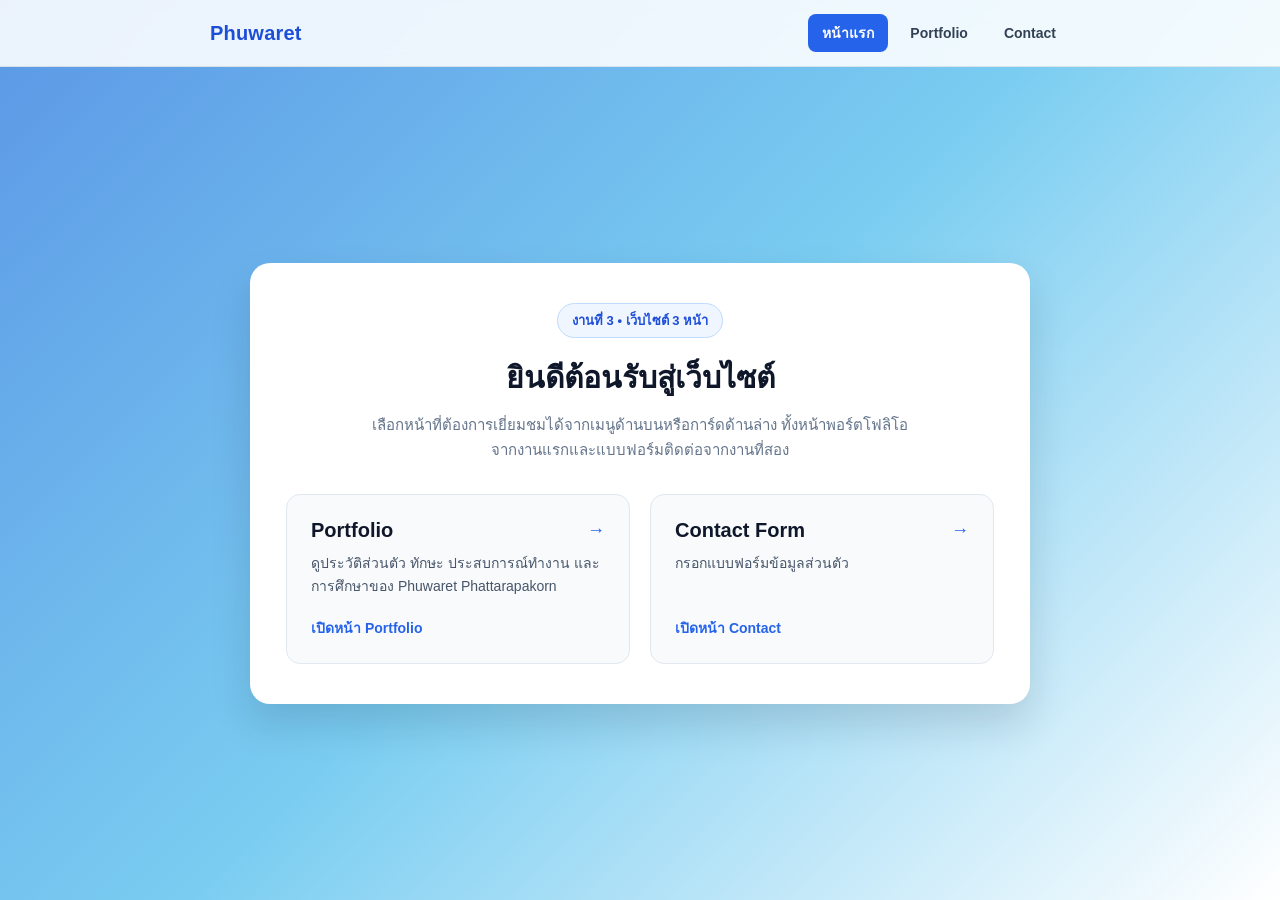
<file: index.html>
<!DOCTYPE html>
<html lang="th">
<head>
    <meta charset="UTF-8">
    <meta name="viewport" content="width=device-width, initial-scale=1.0">
    <title>หน้าแรก | Phuwaret Website</title>
    <link rel="stylesheet" href="css/home.css">
</head>
<body>
    <header class="navbar">
        <div class="nav-inner">
            <a href="index.html" class="brand">Phuwaret</a>
            <nav class="nav-links" aria-label="เมนูหลัก">
                <a href="index.html" class="nav-link active">หน้าแรก</a>
                <a href="portfolio/index.html" class="nav-link">Portfolio</a>
                <a href="contact/index.html" class="nav-link">Contact</a>
            </nav>
        </div>
    </header>

    <main class="home-wrapper">
        <section class="hero-card">
            <span class="badge">งานที่ 3 • เว็บไซต์ 3 หน้า</span>
            <h1>ยินดีต้อนรับสู่เว็บไซต์</h1>
            <p class="subtitle">
                เลือกหน้าที่ต้องการเยี่ยมชมได้จากเมนูด้านบนหรือการ์ดด้านล่าง
                ทั้งหน้าพอร์ตโฟลิโอจากงานแรกและแบบฟอร์มติดต่อจากงานที่สอง
            </p>

            <div class="card-grid">
                <a href="portfolio/index.html" class="page-card">
                    <div class="card-top">
                        <h2>Portfolio</h2>
                        <span class="arrow" aria-hidden="true">→</span>
                    </div>
                    <p>ดูประวัติส่วนตัว ทักษะ ประสบการณ์ทำงาน และการศึกษาของ Phuwaret Phattarapakorn</p>
                    <span class="card-cta">เปิดหน้า Portfolio</span>
                </a>

                <a href="contact/index.html" class="page-card">
                    <div class="card-top">
                        <h2>Contact Form</h2>
                        <span class="arrow" aria-hidden="true">→</span>
                    </div>
                    <p>กรอกแบบฟอร์มข้อมูลส่วนตัว</p>
                    <span class="card-cta">เปิดหน้า Contact</span>
                </a>
            </div>
        </section>
    </main>
</body>
</html>
</file>
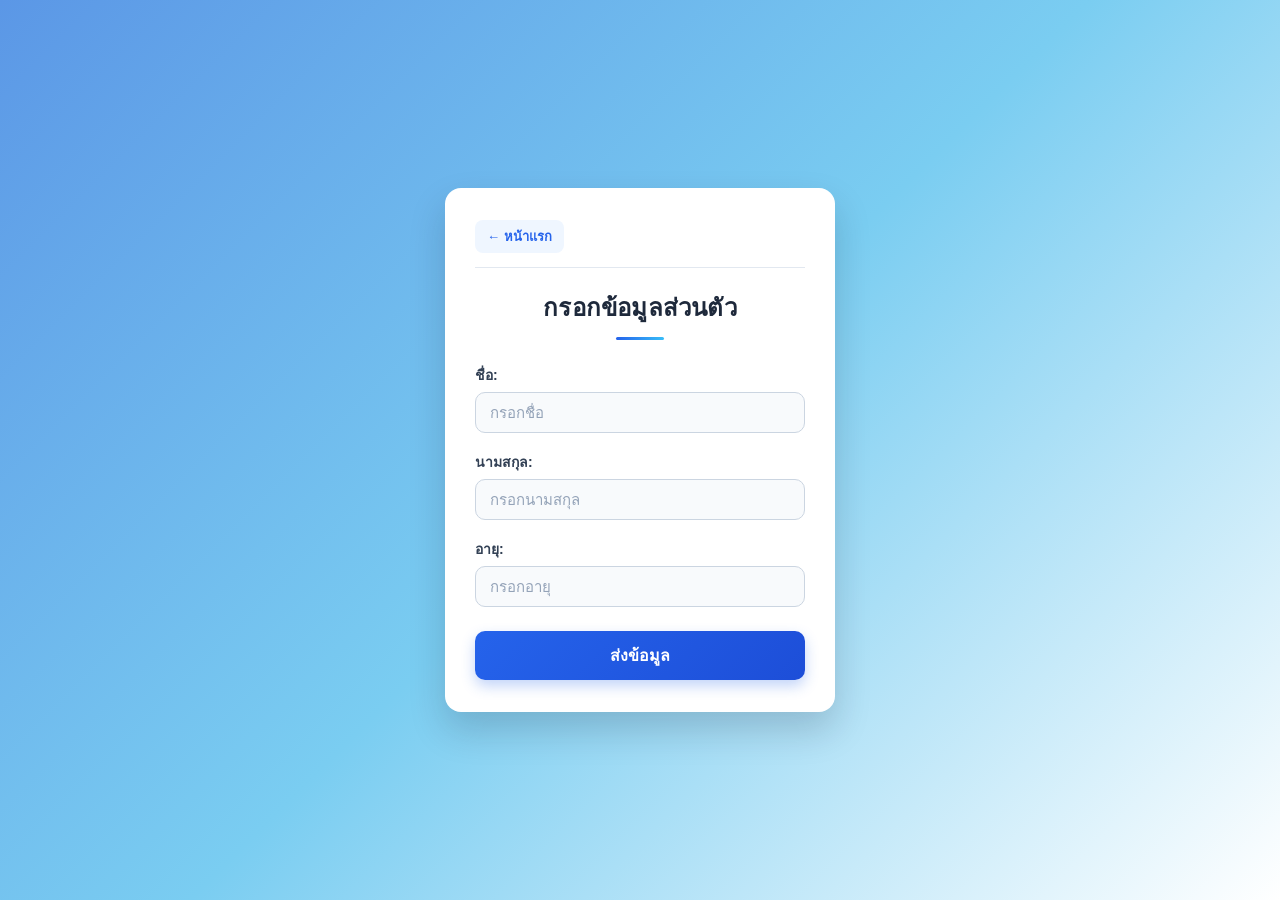
<file: contact/index.html>
<!DOCTYPE html>
<html lang="th">
<head>
    <meta charset="UTF-8">
    <meta name="viewport" content="width=device-width, initial-scale=1.0">
    <title>ติดต่อ | กรอกข้อมูลส่วนตัว</title>
    <link rel="stylesheet" href="../css/style.css">
    <script src="../js/script.js" defer></script>
</head>
<body>
    <div class="container">
        <nav class="page-nav" aria-label="เมนูนำทาง">
            <a href="../index.html" class="page-nav-link">← หน้าแรก</a>
        </nav>

        <h1>กรอกข้อมูลส่วนตัว</h1>
        <form id="userForm">
            <div class="form-group">
                <label for="name">ชื่อ:</label>
                <input type="text" id="name" name="name" placeholder="กรอกชื่อ" required>
            </div>

            <div class="form-group">
                <label for="lastname">นามสกุล:</label>
                <input type="text" id="lastname" name="lastname" placeholder="กรอกนามสกุล" required>
            </div>

            <div class="form-group">
                <label for="age">อายุ:</label>
                <input type="text" id="age" name="age" inputmode="numeric" maxlength="3" pattern="[0-9]{1,3}" placeholder="กรอกอายุ" required>
            </div>

            <button type="submit">ส่งข้อมูล</button>
        </form>
    </div>
</body>
</html>
</file>
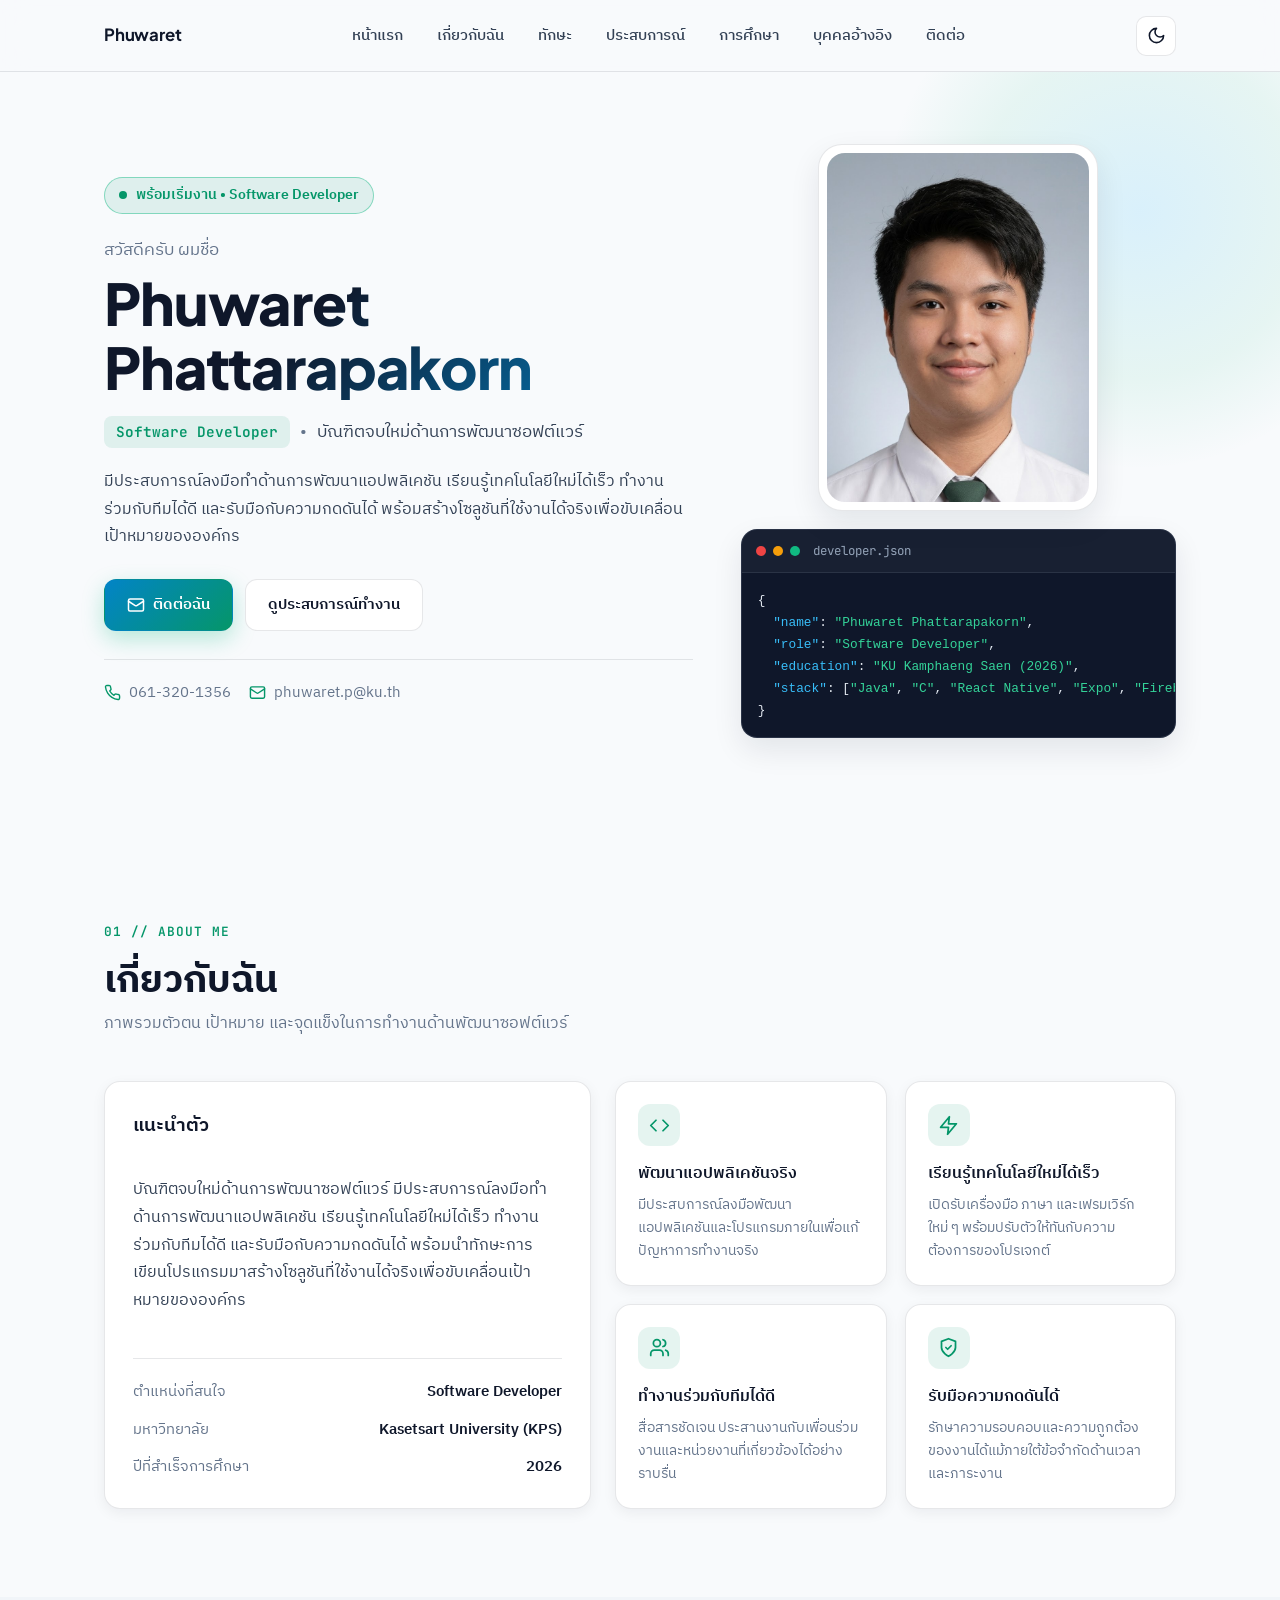
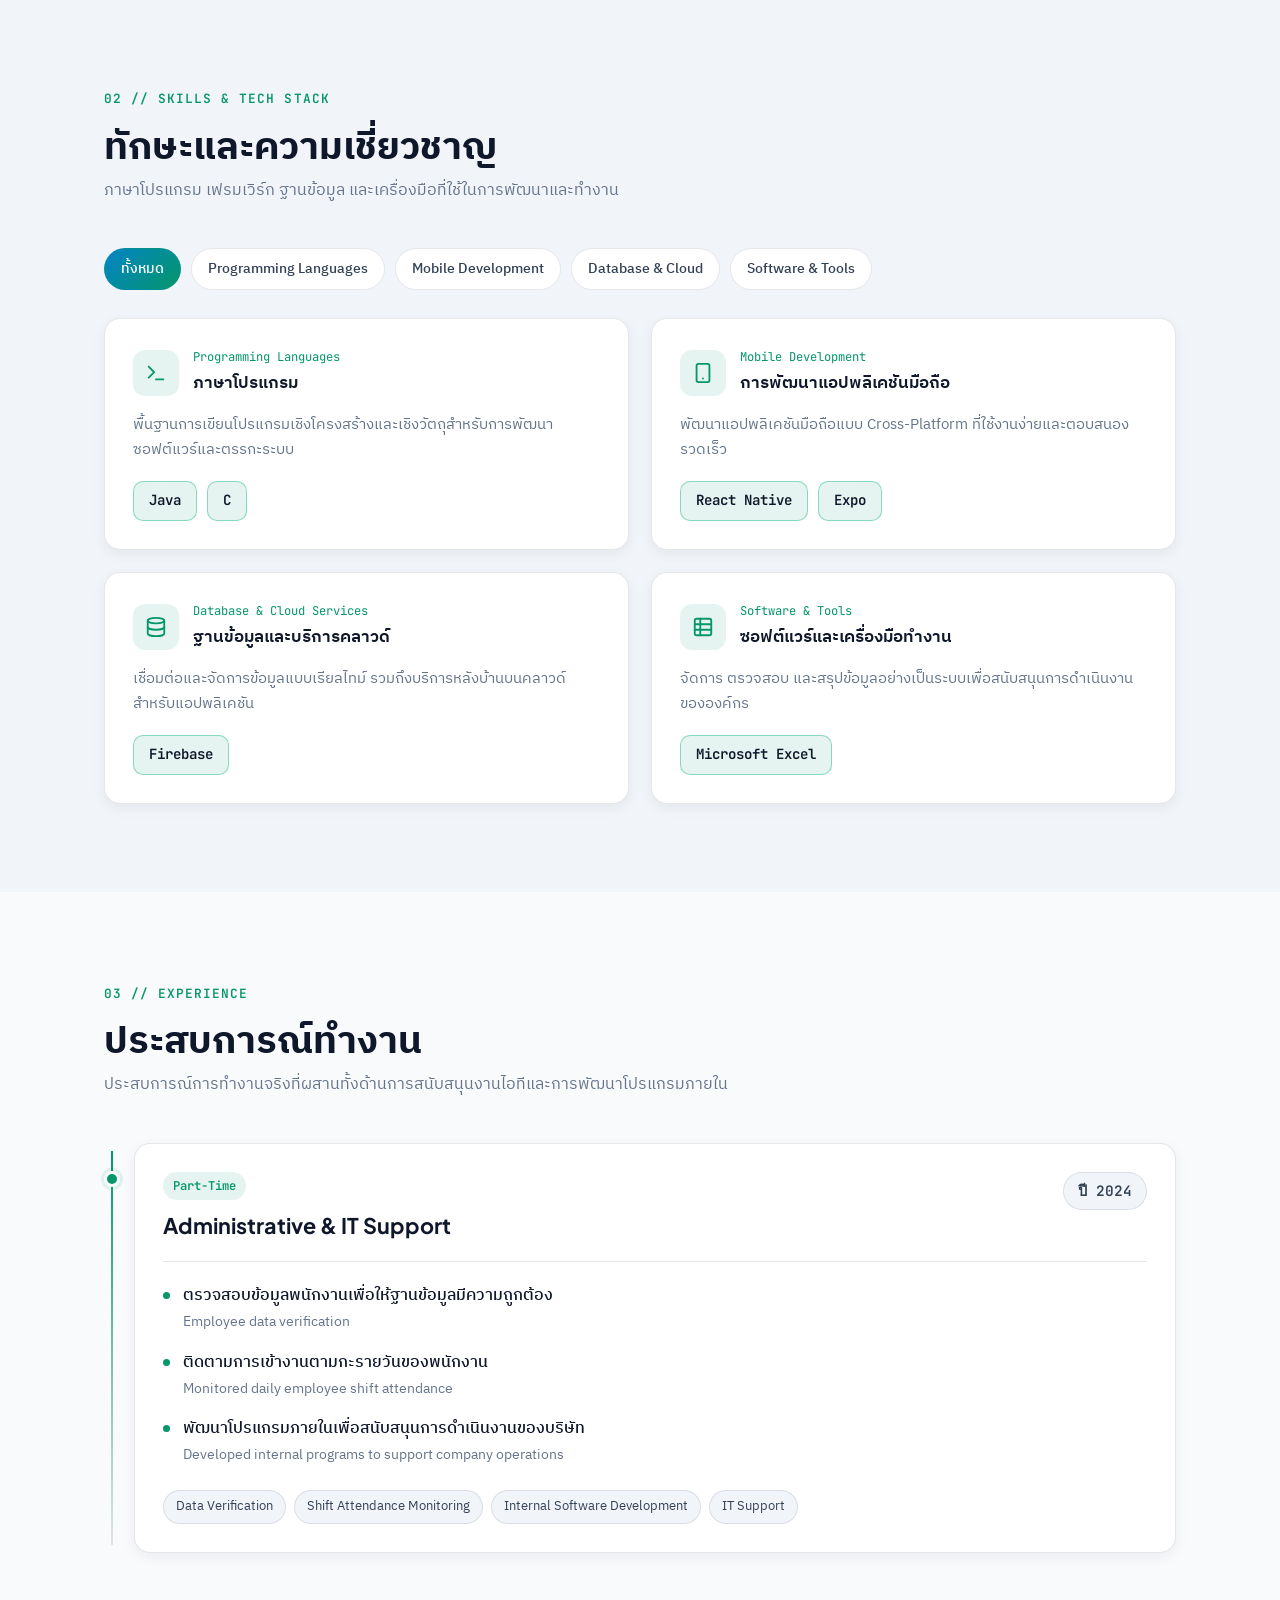
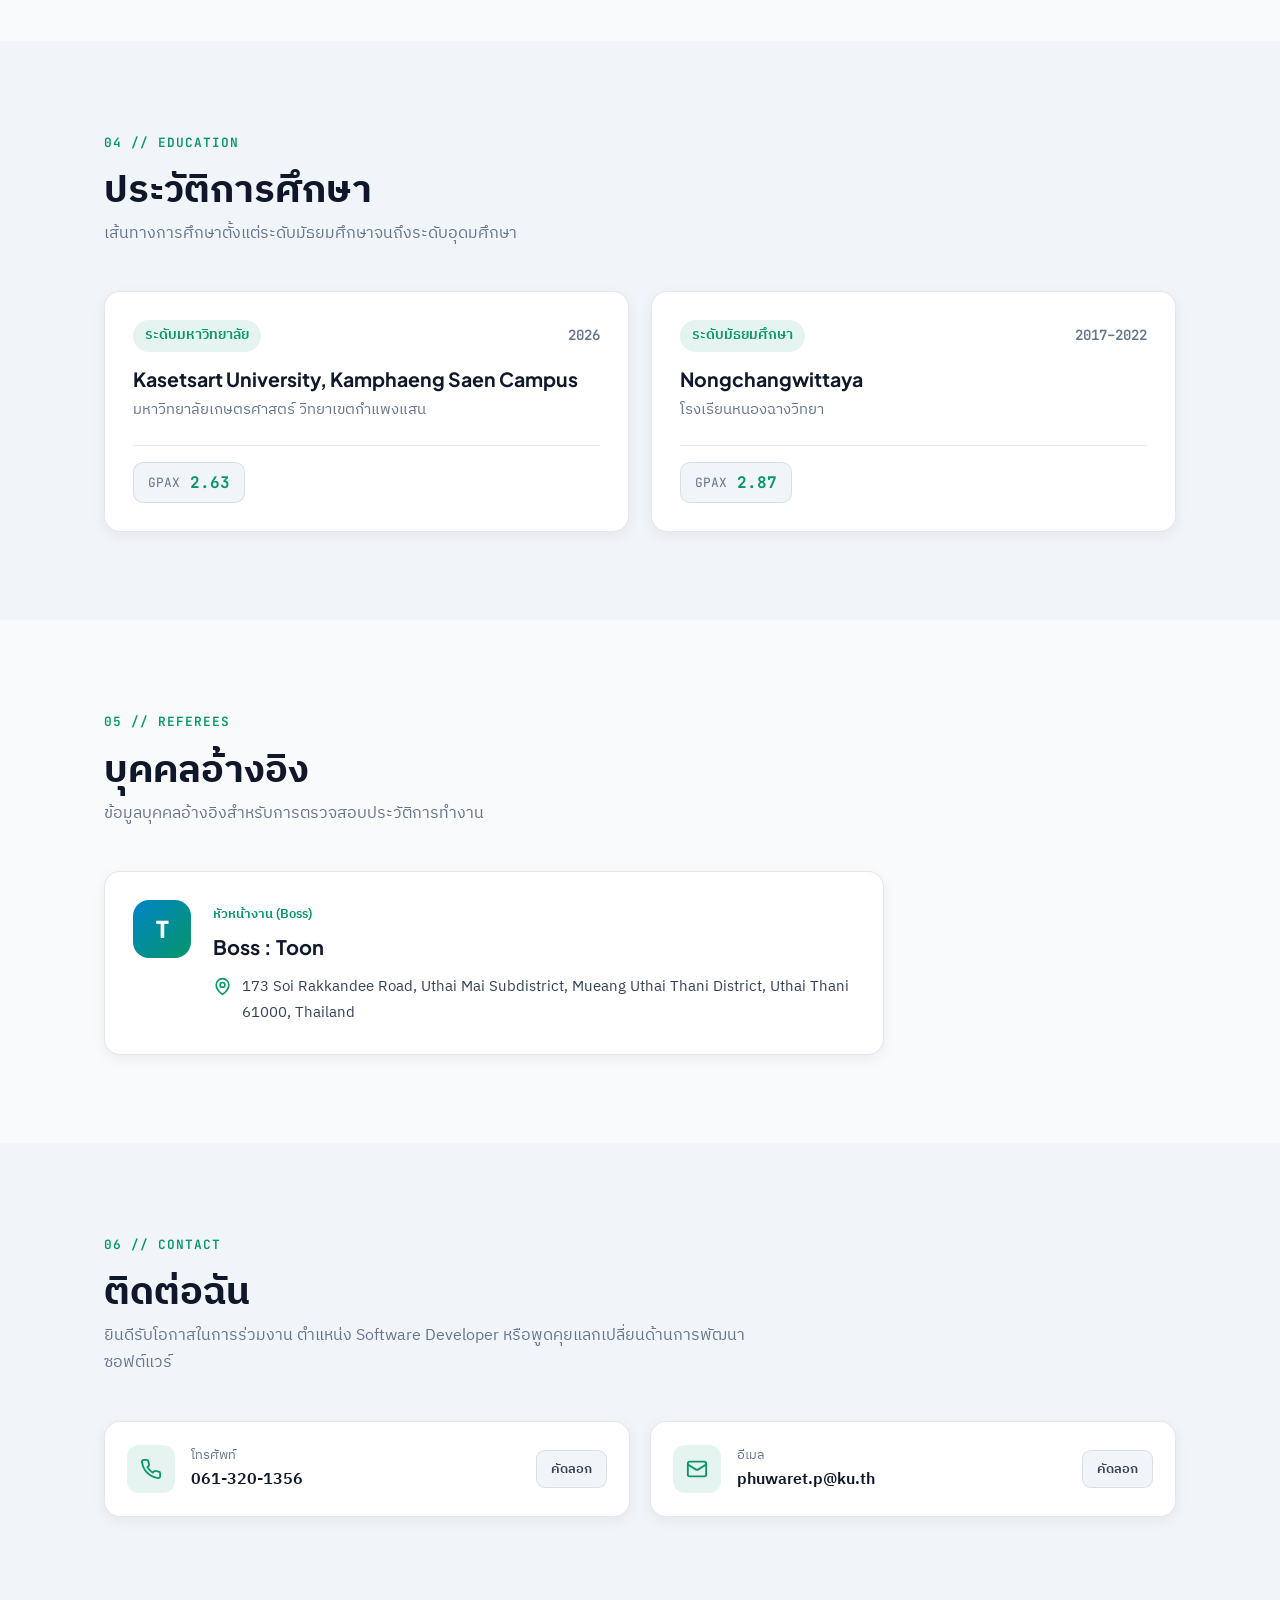
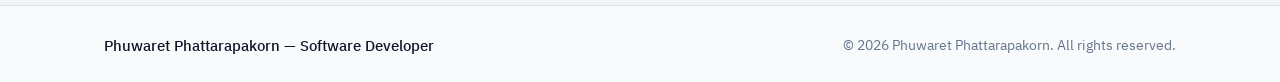
<file: portfolio/index.html>
<!DOCTYPE html>
<html lang="th" data-theme="dark">
<head>
  <meta charset="UTF-8">
  <meta name="viewport" content="width=device-width, initial-scale=1.0">
  <meta name="description" content="พอร์ตโฟลิโอของ Phuwaret Phattarapakorn — Software Developer บัณฑิตจบใหม่ด้านการพัฒนาซอฟต์แวร์ เชี่ยวชาญ Java, C, React Native, Expo และ Firebase">
  <title>Phuwaret Phattarapakorn | Software Developer Portfolio</title>

  <!-- Google Fonts: IBM Plex Sans Thai + Plus Jakarta Sans + JetBrains Mono -->
  <link rel="preconnect" href="https://fonts.googleapis.com">
  <link rel="preconnect" href="https://fonts.gstatic.com" crossorigin>
  <link href="https://fonts.googleapis.com/css2?family=IBM+Plex+Sans+Thai:wght@300;400;500;600;700&family=JetBrains+Mono:wght@400;500;600&family=Plus+Jakarta+Sans:wght@500;600;700;800&display=swap" rel="stylesheet">

  <link rel="stylesheet" href="css/style.css?v=4">
</head>
<body>
  <!-- Scroll Progress Bar -->
  <div class="scroll-progress" id="scrollProgress" aria-hidden="true"></div>

  <!-- Navigation Header -->
  <header class="header" id="header">
    <div class="container nav-container">
      <a href="#hero" class="brand" aria-label="กลับไปด้านบน">
        <span class="brand-name">Phuwaret</span>
      </a>

      <nav class="nav" id="navMenu" aria-label="เมนูหลัก">
        <ul class="nav-list">
          <li><a href="../index.html" class="nav-link">หน้าแรก</a></li>
          <li><a href="#about" class="nav-link">เกี่ยวกับฉัน</a></li>
          <li><a href="#skills" class="nav-link">ทักษะ</a></li>
          <li><a href="#experience" class="nav-link">ประสบการณ์</a></li>
          <li><a href="#education" class="nav-link">การศึกษา</a></li>
          <li><a href="#referees" class="nav-link">บุคคลอ้างอิง</a></li>
          <li><a href="#contact" class="nav-link">ติดต่อ</a></li>
        </ul>
      </nav>

      <div class="nav-actions">
        <button
          type="button"
          class="icon-btn"
          id="themeToggle"
          aria-label="สลับโหมดสีมืดและสว่าง"
          title="สลับโหมดสีมืด / สว่าง"
        >
          <!-- Sun Icon (shown in dark mode) -->
          <svg class="icon-sun" viewBox="0 0 24 24" fill="none" stroke="currentColor" stroke-width="2" stroke-linecap="round" stroke-linejoin="round" aria-hidden="true">
            <circle cx="12" cy="12" r="4"></circle>
            <path d="M12 2v2M12 20v2M4.93 4.93l1.41 1.41M17.66 17.66l1.41 1.41M2 12h2M20 12h2M6.34 17.66l-1.41 1.41M19.07 4.93l-1.41 1.41"></path>
          </svg>
          <!-- Moon Icon (shown in light mode) -->
          <svg class="icon-moon" viewBox="0 0 24 24" fill="none" stroke="currentColor" stroke-width="2" stroke-linecap="round" stroke-linejoin="round" aria-hidden="true">
            <path d="M12 3a6 6 0 0 0 9 9 9 9 0 1 1-9-9Z"></path>
          </svg>
        </button>

        <button
          type="button"
          class="icon-btn menu-toggle"
          id="menuToggle"
          aria-label="เปิดเมนูนำทาง"
          aria-expanded="false"
          aria-controls="navMenu"
        >
          <span class="hamburger-line"></span>
          <span class="hamburger-line"></span>
          <span class="hamburger-line"></span>
        </button>
      </div>
    </div>
  </header>

  <main>
    <!-- Hero Section -->
    <section class="hero section" id="hero">
      <div class="hero-bg-glow" aria-hidden="true"></div>
      <div class="container hero-grid">
        <div class="hero-content reveal">
          <div class="status-badge">
            <span class="status-dot" aria-hidden="true"></span>
            <span>พร้อมเริ่มงาน • Software Developer</span>
          </div>

          <p class="hero-greeting">สวัสดีครับ ผมชื่อ</p>
          <h1 class="hero-title">Phuwaret<br>Phattarapakorn</h1>
          <p class="hero-role">
            <span class="mono-tag">Software Developer</span>
            <span class="role-divider">•</span>
            <span>บัณฑิตจบใหม่ด้านการพัฒนาซอฟต์แวร์</span>
          </p>

          <p class="hero-summary">
            มีประสบการณ์ลงมือทำด้านการพัฒนาแอปพลิเคชัน เรียนรู้เทคโนโลยีใหม่ได้เร็ว
            ทำงานร่วมกับทีมได้ดี และรับมือกับความกดดันได้ พร้อมสร้างโซลูชันที่ใช้งานได้จริงเพื่อขับเคลื่อนเป้าหมายขององค์กร
          </p>

          <div class="hero-cta">
            <a href="#contact" class="btn btn-primary">
              <svg viewBox="0 0 24 24" fill="none" stroke="currentColor" stroke-width="2" stroke-linecap="round" stroke-linejoin="round" aria-hidden="true">
                <rect width="20" height="16" x="2" y="4" rx="2"></rect>
                <path d="m22 7-8.97 5.7a1.94 1.94 0 0 1-2.06 0L2 7"></path>
              </svg>
              <span>ติดต่อฉัน</span>
            </a>
            <a href="#experience" class="btn btn-secondary">ดูประสบการณ์ทำงาน</a>
          </div>

          <div class="hero-quick-contact">
            <a href="tel:0613201356" class="quick-link">
              <svg viewBox="0 0 24 24" fill="none" stroke="currentColor" stroke-width="2" stroke-linecap="round" stroke-linejoin="round" aria-hidden="true">
                <path d="M22 16.92v3a2 2 0 0 1-2.18 2 19.79 19.79 0 0 1-8.63-3.07 19.5 19.5 0 0 1-6-6 19.79 19.79 0 0 1-3.07-8.67A2 2 0 0 1 4.11 2h3a2 2 0 0 1 2 1.72 12.84 12.84 0 0 0 .7 2.81 2 2 0 0 1-.45 2.11L8.09 9.91a16 16 0 0 0 6 6l1.27-1.27a2 2 0 0 1 2.11-.45 12.84 12.84 0 0 0 2.81.7A2 2 0 0 1 22 16.92z"></path>
              </svg>
              <span>061-320-1356</span>
            </a>
            <a href="mailto:phuwaret.p@ku.th" class="quick-link">
              <svg viewBox="0 0 24 24" fill="none" stroke="currentColor" stroke-width="2" stroke-linecap="round" stroke-linejoin="round" aria-hidden="true">
                <rect width="20" height="16" x="2" y="4" rx="2"></rect>
                <path d="m22 7-8.97 5.7a1.94 1.94 0 0 1-2.06 0L2 7"></path>
              </svg>
              <span>phuwaret.p@ku.th</span>
            </a>
          </div>
        </div>

        <div class="hero-visual reveal">
          <div class="profile-card">
            <div class="profile-image-wrap">
              <img
                src="assets/images/693a0917-91b6-44ea-8a1a-ef0f6a691a87.jpg"
                alt="รูปโปรไฟล์ของ Phuwaret Phattarapakorn"
                class="profile-image"
                width="768"
                height="1364"
              >
            </div>

            <div class="code-card" aria-label="ข้อมูลสรุปโปรไฟล์">
              <div class="code-card-header">
                <span class="dot dot-red"></span>
                <span class="dot dot-yellow"></span>
                <span class="dot dot-green"></span>
                <span class="code-filename">developer.json</span>
              </div>
              <pre class="code-content"><code>{
  <span class="code-key">"name"</span>: <span class="code-str">"Phuwaret Phattarapakorn"</span>,
  <span class="code-key">"role"</span>: <span class="code-str">"Software Developer"</span>,
  <span class="code-key">"education"</span>: <span class="code-str">"KU Kamphaeng Saen (2026)"</span>,
  <span class="code-key">"stack"</span>: [<span class="code-str">"Java"</span>, <span class="code-str">"C"</span>, <span class="code-str">"React Native"</span>, <span class="code-str">"Expo"</span>, <span class="code-str">"Firebase"</span>]
}</code></pre>
            </div>
          </div>
        </div>
      </div>
    </section>

    <!-- About Section -->
    <section class="section" id="about">
      <div class="container">
        <div class="section-header reveal">
          <span class="section-tag">01 // ABOUT ME</span>
          <h2 class="section-title">เกี่ยวกับฉัน</h2>
          <p class="section-subtitle">ภาพรวมตัวตน เป้าหมาย และจุดแข็งในการทำงานด้านพัฒนาซอฟต์แวร์</p>
        </div>

        <div class="about-grid">
          <article class="card about-card reveal">
            <h3 class="card-heading">แนะนำตัว</h3>
            <p class="about-text">
              บัณฑิตจบใหม่ด้านการพัฒนาซอฟต์แวร์ มีประสบการณ์ลงมือทำด้านการพัฒนาแอปพลิเคชัน
              เรียนรู้เทคโนโลยีใหม่ได้เร็ว ทำงานร่วมกับทีมได้ดี และรับมือกับความกดดันได้
              พร้อมนำทักษะการเขียนโปรแกรมมาสร้างโซลูชันที่ใช้งานได้จริงเพื่อขับเคลื่อนเป้าหมายขององค์กร
            </p>
            <div class="about-meta">
              <div class="meta-item">
                <span class="meta-label">ตำแหน่งที่สนใจ</span>
                <span class="meta-value">Software Developer</span>
              </div>
              <div class="meta-item">
                <span class="meta-label">มหาวิทยาลัย</span>
                <span class="meta-value">Kasetsart University (KPS)</span>
              </div>
              <div class="meta-item">
                <span class="meta-label">ปีที่สำเร็จการศึกษา</span>
                <span class="meta-value">2026</span>
              </div>
            </div>
          </article>

          <div class="strengths-grid reveal">
            <div class="card strength-card">
              <div class="strength-icon">
                <svg viewBox="0 0 24 24" fill="none" stroke="currentColor" stroke-width="2" stroke-linecap="round" stroke-linejoin="round" aria-hidden="true">
                  <polyline points="16 18 22 12 16 6"></polyline>
                  <polyline points="8 6 2 12 8 18"></polyline>
                </svg>
              </div>
              <h3>พัฒนาแอปพลิเคชันจริง</h3>
              <p>มีประสบการณ์ลงมือพัฒนาแอปพลิเคชันและโปรแกรมภายในเพื่อแก้ปัญหาการทำงานจริง</p>
            </div>

            <div class="card strength-card">
              <div class="strength-icon">
                <svg viewBox="0 0 24 24" fill="none" stroke="currentColor" stroke-width="2" stroke-linecap="round" stroke-linejoin="round" aria-hidden="true">
                  <polygon points="13 2 3 14 12 14 11 22 21 10 12 10 13 2"></polygon>
                </svg>
              </div>
              <h3>เรียนรู้เทคโนโลยีใหม่ได้เร็ว</h3>
              <p>เปิดรับเครื่องมือ ภาษา และเฟรมเวิร์กใหม่ ๆ พร้อมปรับตัวให้ทันกับความต้องการของโปรเจกต์</p>
            </div>

            <div class="card strength-card">
              <div class="strength-icon">
                <svg viewBox="0 0 24 24" fill="none" stroke="currentColor" stroke-width="2" stroke-linecap="round" stroke-linejoin="round" aria-hidden="true">
                  <path d="M16 21v-2a4 4 0 0 0-4-4H6a4 4 0 0 0-4 4v2"></path>
                  <circle cx="9" cy="7" r="4"></circle>
                  <path d="M22 21v-2a4 4 0 0 0-3-3.87"></path>
                  <path d="M16 3.13a4 4 0 0 1 0 7.75"></path>
                </svg>
              </div>
              <h3>ทำงานร่วมกับทีมได้ดี</h3>
              <p>สื่อสารชัดเจน ประสานงานกับเพื่อนร่วมงานและหน่วยงานที่เกี่ยวข้องได้อย่างราบรื่น</p>
            </div>

            <div class="card strength-card">
              <div class="strength-icon">
                <svg viewBox="0 0 24 24" fill="none" stroke="currentColor" stroke-width="2" stroke-linecap="round" stroke-linejoin="round" aria-hidden="true">
                  <path d="M12 22s8-4 8-10V5l-8-3-8 3v7c0 6 8 10 8 10z"></path>
                  <path d="m9 12 2 2 4-4"></path>
                </svg>
              </div>
              <h3>รับมือความกดดันได้</h3>
              <p>รักษาความรอบคอบและความถูกต้องของงานได้แม้ภายใต้ข้อจำกัดด้านเวลาและภาระงาน</p>
            </div>
          </div>
        </div>
      </div>
    </section>

    <!-- Skills Section -->
    <section class="section section-alt" id="skills">
      <div class="container">
        <div class="section-header reveal">
          <span class="section-tag">02 // SKILLS &amp; TECH STACK</span>
          <h2 class="section-title">ทักษะและความเชี่ยวชาญ</h2>
          <p class="section-subtitle">ภาษาโปรแกรม เฟรมเวิร์ก ฐานข้อมูล และเครื่องมือที่ใช้ในการพัฒนาและทำงาน</p>
        </div>

        <div class="skill-filters reveal" role="tablist" aria-label="ตัวกรองหมวดหมู่ทักษะ">
          <button type="button" class="filter-btn active" data-filter="all" role="tab" aria-selected="true">ทั้งหมด</button>
          <button type="button" class="filter-btn" data-filter="languages" role="tab" aria-selected="false">Programming Languages</button>
          <button type="button" class="filter-btn" data-filter="mobile" role="tab" aria-selected="false">Mobile Development</button>
          <button type="button" class="filter-btn" data-filter="database" role="tab" aria-selected="false">Database &amp; Cloud</button>
          <button type="button" class="filter-btn" data-filter="tools" role="tab" aria-selected="false">Software &amp; Tools</button>
        </div>

        <div class="skills-grid" id="skillsGrid">
          <!-- Programming Languages -->
          <article class="card skill-category-card reveal" data-category="languages">
            <div class="skill-card-head">
              <div class="skill-icon">
                <svg viewBox="0 0 24 24" fill="none" stroke="currentColor" stroke-width="2" stroke-linecap="round" stroke-linejoin="round" aria-hidden="true">
                  <polyline points="4 17 10 11 4 5"></polyline>
                  <line x1="12" x2="20" y1="19" y2="19"></line>
                </svg>
              </div>
              <div>
                <span class="skill-category-label">Programming Languages</span>
                <h3>ภาษาโปรแกรม</h3>
              </div>
            </div>
            <p class="skill-desc">พื้นฐานการเขียนโปรแกรมเชิงโครงสร้างและเชิงวัตถุสำหรับการพัฒนาซอฟต์แวร์และตรรกะระบบ</p>
            <div class="skill-tags">
              <span class="skill-pill">Java</span>
              <span class="skill-pill">C</span>
            </div>
          </article>

          <!-- Mobile Development -->
          <article class="card skill-category-card reveal" data-category="mobile">
            <div class="skill-card-head">
              <div class="skill-icon">
                <svg viewBox="0 0 24 24" fill="none" stroke="currentColor" stroke-width="2" stroke-linecap="round" stroke-linejoin="round" aria-hidden="true">
                  <rect width="14" height="20" x="5" y="2" rx="2" ry="2"></rect>
                  <path d="M12 18h.01"></path>
                </svg>
              </div>
              <div>
                <span class="skill-category-label">Mobile Development</span>
                <h3>การพัฒนาแอปพลิเคชันมือถือ</h3>
              </div>
            </div>
            <p class="skill-desc">พัฒนาแอปพลิเคชันมือถือแบบ Cross-Platform ที่ใช้งานง่ายและตอบสนองรวดเร็ว</p>
            <div class="skill-tags">
              <span class="skill-pill">React Native</span>
              <span class="skill-pill">Expo</span>
            </div>
          </article>

          <!-- Database & Cloud Services -->
          <article class="card skill-category-card reveal" data-category="database">
            <div class="skill-card-head">
              <div class="skill-icon">
                <svg viewBox="0 0 24 24" fill="none" stroke="currentColor" stroke-width="2" stroke-linecap="round" stroke-linejoin="round" aria-hidden="true">
                  <ellipse cx="12" cy="5" rx="9" ry="3"></ellipse>
                  <path d="M3 5v14c0 1.66 4 3 9 3s9-1.34 9-3V5"></path>
                  <path d="M3 12c0 1.66 4 3 9 3s9-1.34 9-3"></path>
                </svg>
              </div>
              <div>
                <span class="skill-category-label">Database &amp; Cloud Services</span>
                <h3>ฐานข้อมูลและบริการคลาวด์</h3>
              </div>
            </div>
            <p class="skill-desc">เชื่อมต่อและจัดการข้อมูลแบบเรียลไทม์ รวมถึงบริการหลังบ้านบนคลาวด์สำหรับแอปพลิเคชัน</p>
            <div class="skill-tags">
              <span class="skill-pill">Firebase</span>
            </div>
          </article>

          <!-- Software & Tools -->
          <article class="card skill-category-card reveal" data-category="tools">
            <div class="skill-card-head">
              <div class="skill-icon">
                <svg viewBox="0 0 24 24" fill="none" stroke="currentColor" stroke-width="2" stroke-linecap="round" stroke-linejoin="round" aria-hidden="true">
                  <rect width="18" height="18" x="3" y="3" rx="2"></rect>
                  <path d="M3 9h18M3 15h18M9 3v18"></path>
                </svg>
              </div>
              <div>
                <span class="skill-category-label">Software &amp; Tools</span>
                <h3>ซอฟต์แวร์และเครื่องมือทำงาน</h3>
              </div>
            </div>
            <p class="skill-desc">จัดการ ตรวจสอบ และสรุปข้อมูลอย่างเป็นระบบเพื่อสนับสนุนการดำเนินงานขององค์กร</p>
            <div class="skill-tags">
              <span class="skill-pill">Microsoft Excel</span>
            </div>
          </article>
        </div>
      </div>
    </section>

    <!-- Experience Section -->
    <section class="section" id="experience">
      <div class="container">
        <div class="section-header reveal">
          <span class="section-tag">03 // EXPERIENCE</span>
          <h2 class="section-title">ประสบการณ์ทำงาน</h2>
          <p class="section-subtitle">ประสบการณ์การทำงานจริงที่ผสานทั้งด้านการสนับสนุนงานไอทีและการพัฒนาโปรแกรมภายใน</p>
        </div>

        <div class="timeline">
          <article class="timeline-item reveal">
            <div class="timeline-marker" aria-hidden="true"></div>
            <div class="card timeline-card">
              <div class="timeline-top">
                <div>
                  <span class="badge-type">Part-Time</span>
                  <h3 class="timeline-role">Administrative &amp; IT Support</h3>
                </div>
                <span class="timeline-date">ปี 2024</span>
              </div>

              <ul class="responsibility-list">
                <li>
                  <strong>ตรวจสอบข้อมูลพนักงานเพื่อให้ฐานข้อมูลมีความถูกต้อง</strong>
                  <span class="en-sub">Employee data verification</span>
                </li>
                <li>
                  <strong>ติดตามการเข้างานตามกะรายวันของพนักงาน</strong>
                  <span class="en-sub">Monitored daily employee shift attendance</span>
                </li>
                <li>
                  <strong>พัฒนาโปรแกรมภายในเพื่อสนับสนุนการดำเนินงานของบริษัท</strong>
                  <span class="en-sub">Developed internal programs to support company operations</span>
                </li>
              </ul>

              <div class="timeline-tags">
                <span>Data Verification</span>
                <span>Shift Attendance Monitoring</span>
                <span>Internal Software Development</span>
                <span>IT Support</span>
              </div>
            </div>
          </article>
        </div>
      </div>
    </section>

    <!-- Education Section -->
    <section class="section section-alt" id="education">
      <div class="container">
        <div class="section-header reveal">
          <span class="section-tag">04 // EDUCATION</span>
          <h2 class="section-title">ประวัติการศึกษา</h2>
          <p class="section-subtitle">เส้นทางการศึกษาตั้งแต่ระดับมัธยมศึกษาจนถึงระดับอุดมศึกษา</p>
        </div>

        <div class="education-grid">
          <article class="card edu-card reveal">
            <div class="edu-header">
              <span class="edu-level">ระดับมหาวิทยาลัย</span>
              <span class="edu-year">2026</span>
            </div>
            <h3 class="edu-school">Kasetsart University, Kamphaeng Saen Campus</h3>
            <p class="edu-note">มหาวิทยาลัยเกษตรศาสตร์ วิทยาเขตกำแพงแสน</p>
            <div class="edu-footer">
              <span class="gpax-badge">
                <span class="gpax-label">GPAX</span>
                <strong class="gpax-value">2.63</strong>
              </span>
            </div>
          </article>

          <article class="card edu-card reveal">
            <div class="edu-header">
              <span class="edu-level">ระดับมัธยมศึกษา</span>
              <span class="edu-year">2017–2022</span>
            </div>
            <h3 class="edu-school">Nongchangwittaya</h3>
            <p class="edu-note">โรงเรียนหนองฉางวิทยา</p>
            <div class="edu-footer">
              <span class="gpax-badge">
                <span class="gpax-label">GPAX</span>
                <strong class="gpax-value">2.87</strong>
              </span>
            </div>
          </article>
        </div>
      </div>
    </section>

    <!-- Referees Section -->
    <section class="section" id="referees">
      <div class="container">
        <div class="section-header reveal">
          <span class="section-tag">05 // REFEREES</span>
          <h2 class="section-title">บุคคลอ้างอิง</h2>
          <p class="section-subtitle">ข้อมูลบุคคลอ้างอิงสำหรับการตรวจสอบประวัติการทำงาน</p>
        </div>

        <div class="referee-wrap reveal">
          <article class="card referee-card">
            <div class="referee-avatar" aria-hidden="true">T</div>
            <div class="referee-body">
              <span class="referee-relation">หัวหน้างาน (Boss)</span>
              <h3 class="referee-name">Boss : Toon</h3>
              <p class="referee-address">
                <svg viewBox="0 0 24 24" fill="none" stroke="currentColor" stroke-width="2" stroke-linecap="round" stroke-linejoin="round" aria-hidden="true">
                  <path d="M20 10c0 6-8 12-8 12s-8-6-8-12a8 8 0 0 1 16 0Z"></path>
                  <circle cx="12" cy="10" r="3"></circle>
                </svg>
                <span>173 Soi Rakkandee Road, Uthai Mai Subdistrict, Mueang Uthai Thani District, Uthai Thani 61000, Thailand</span>
              </p>
            </div>
          </article>
        </div>
      </div>
    </section>

    <!-- Contact Section -->
    <section class="section section-alt" id="contact">
      <div class="container">
        <div class="section-header reveal">
          <span class="section-tag">06 // CONTACT</span>
          <h2 class="section-title">ติดต่อฉัน</h2>
          <p class="section-subtitle">ยินดีรับโอกาสในการร่วมงาน ตำแหน่ง Software Developer หรือพูดคุยแลกเปลี่ยนด้านการพัฒนาซอฟต์แวร์</p>
        </div>

        <div class="contact-info reveal">
          <div class="card contact-item-card">
            <div class="contact-icon">
              <svg viewBox="0 0 24 24" fill="none" stroke="currentColor" stroke-width="2" stroke-linecap="round" stroke-linejoin="round" aria-hidden="true">
                <path d="M22 16.92v3a2 2 0 0 1-2.18 2 19.79 19.79 0 0 1-8.63-3.07 19.5 19.5 0 0 1-6-6 19.79 19.79 0 0 1-3.07-8.67A2 2 0 0 1 4.11 2h3a2 2 0 0 1 2 1.72 12.84 12.84 0 0 0 .7 2.81 2 2 0 0 1-.45 2.11L8.09 9.91a16 16 0 0 0 6 6l1.27-1.27a2 2 0 0 1 2.11-.45 12.84 12.84 0 0 0 2.81.7A2 2 0 0 1 22 16.92z"></path>
              </svg>
            </div>
            <div class="contact-details">
              <span class="contact-label">โทรศัพท์</span>
              <a href="tel:0613201356" class="contact-value">061-320-1356</a>
            </div>
            <button type="button" class="copy-btn" data-copy="061-320-1356" data-label="เบอร์โทรศัพท์">
              คัดลอก
            </button>
          </div>

          <div class="card contact-item-card">
            <div class="contact-icon">
              <svg viewBox="0 0 24 24" fill="none" stroke="currentColor" stroke-width="2" stroke-linecap="round" stroke-linejoin="round" aria-hidden="true">
                <rect width="20" height="16" x="2" y="4" rx="2"></rect>
                <path d="m22 7-8.97 5.7a1.94 1.94 0 0 1-2.06 0L2 7"></path>
              </svg>
            </div>
            <div class="contact-details">
              <span class="contact-label">อีเมล</span>
              <a href="mailto:phuwaret.p@ku.th" class="contact-value">phuwaret.p@ku.th</a>
            </div>
            <button type="button" class="copy-btn" data-copy="phuwaret.p@ku.th" data-label="อีเมล">
              คัดลอก
            </button>
          </div>
        </div>
      </div>
    </section>
  </main>

  <!-- Footer -->
  <footer class="footer">
    <div class="container footer-inner">
      <div class="footer-brand">
        <span>Phuwaret Phattarapakorn — Software Developer</span>
      </div>
      <p class="footer-copy">&copy; <span id="currentYear">2026</span> Phuwaret Phattarapakorn. All rights reserved.</p>
    </div>
  </footer>

  <!-- Back to Top Button -->
  <button type="button" class="back-to-top" id="backToTop" aria-label="กลับขึ้นด้านบน" title="กลับขึ้นด้านบน">
    <svg viewBox="0 0 24 24" fill="none" stroke="currentColor" stroke-width="2.2" stroke-linecap="round" stroke-linejoin="round" aria-hidden="true">
      <path d="m18 15-6-6-6 6"></path>
    </svg>
  </button>

  <!-- Toast Notification -->
  <div class="toast" id="toast" role="status" aria-live="polite"></div>

  <script src="js/script.js?v=3"></script>
</body>
</html>
</file>
<file: css/home.css>
* {
    box-sizing: border-box;
    margin: 0;
    padding: 0;
}

body {
    font-family: "Segoe UI", Tahoma, Geneva, Verdana, sans-serif;
    background: linear-gradient(135deg, #5b97e6 0%, #7acdf1 50%, #ffffff 100%);
    min-height: 100vh;
    color: #1e293b;
    display: flex;
    flex-direction: column;
}

.navbar {
    background: rgba(255, 255, 255, 0.88);
    backdrop-filter: blur(10px);
    border-bottom: 1px solid rgba(148, 163, 184, 0.25);
    position: sticky;
    top: 0;
    z-index: 10;
}

.nav-inner {
    max-width: 900px;
    margin: 0 auto;
    padding: 14px 20px;
    display: flex;
    align-items: center;
    justify-content: space-between;
    gap: 16px;
}

.brand {
    font-size: 20px;
    font-weight: 700;
    color: #1d4ed8;
    text-decoration: none;
    letter-spacing: 0.2px;
}

.nav-links {
    display: flex;
    align-items: center;
    gap: 8px;
}

.nav-link {
    text-decoration: none;
    color: #334155;
    font-size: 14px;
    font-weight: 600;
    padding: 8px 14px;
    border-radius: 8px;
    transition: background-color 0.2s ease, color 0.2s ease;
}

.nav-link:hover {
    background-color: #eff6ff;
    color: #1d4ed8;
}

.nav-link.active {
    background-color: #2563eb;
    color: #ffffff;
}

.home-wrapper {
    flex: 1;
    display: flex;
    align-items: center;
    justify-content: center;
    padding: 32px 20px;
}

.hero-card {
    background: #ffffff;
    width: 100%;
    max-width: 780px;
    padding: 40px 36px;
    border-radius: 20px;
    box-shadow: 0 20px 40px rgba(15, 23, 42, 0.14);
    text-align: center;
    animation: fadeUp 0.35s ease;
}

@keyframes fadeUp {
    from {
        opacity: 0;
        transform: translateY(10px);
    }
    to {
        opacity: 1;
        transform: translateY(0);
    }
}

.badge {
    display: inline-block;
    padding: 6px 14px;
    background-color: #eff6ff;
    color: #1d4ed8;
    border: 1px solid #bfdbfe;
    border-radius: 999px;
    font-size: 13px;
    font-weight: 600;
    margin-bottom: 16px;
}

h1 {
    font-size: 30px;
    color: #0f172a;
    margin-bottom: 12px;
}

.subtitle {
    font-size: 15px;
    color: #64748b;
    line-height: 1.65;
    max-width: 560px;
    margin: 0 auto 32px;
}

.card-grid {
    display: grid;
    grid-template-columns: repeat(2, minmax(0, 1fr));
    gap: 20px;
    text-align: left;
}

.page-card {
    display: flex;
    flex-direction: column;
    padding: 24px;
    border-radius: 14px;
    border: 1.5px solid #e2e8f0;
    background-color: #f8fafc;
    text-decoration: none;
    color: inherit;
    transition: transform 0.2s ease, border-color 0.2s ease, box-shadow 0.2s ease, background-color 0.2s ease;
}

.page-card:hover {
    transform: translateY(-4px);
    border-color: #3b82f6;
    background-color: #ffffff;
    box-shadow: 0 12px 24px rgba(37, 99, 235, 0.14);
}

.card-top {
    display: flex;
    align-items: center;
    justify-content: space-between;
    margin-bottom: 10px;
}

.arrow {
    font-size: 18px;
    color: #2563eb;
    transition: transform 0.2s ease;
}

.page-card:hover .arrow {
    transform: translateX(4px);
}

.page-card h2 {
    font-size: 20px;
    color: #0f172a;
    margin-bottom: 0;
}

.page-card p {
    font-size: 14px;
    color: #475569;
    line-height: 1.6;
    margin-bottom: 20px;
    flex: 1;
}

.card-cta {
    display: inline-block;
    font-size: 14px;
    font-weight: 600;
    color: #2563eb;
}

@media (max-width: 640px) {
    .hero-card {
        padding: 28px 20px;
    }

    h1 {
        font-size: 24px;
    }

    .card-grid {
        grid-template-columns: 1fr;
    }
}
</file>
<file: css/style.css>
* {
    box-sizing: border-box;
}

body {
    font-family: "Segoe UI", Tahoma, Geneva, Verdana, sans-serif;
    background: linear-gradient(135deg, #5b97e6 0%, #7acdf1 50%, #ffffff 100%);
    display: flex;
    justify-content: center;
    align-items: center;
    min-height: 100vh;
    margin: 0;
    padding: 20px;
}

.container {
    background: #ffffff;
    padding: 32px 30px;
    border-radius: 16px;
    box-shadow: 0 18px 36px rgba(15, 23, 42, 0.18);
    width: 100%;
    max-width: 390px;
    animation: fadeUp 0.35s ease;
}

@keyframes fadeUp {
    from {
        opacity: 0;
        transform: translateY(10px);
    }
    to {
        opacity: 1;
        transform: translateY(0);
    }
}

h1 {
    margin: 0 0 24px;
    text-align: center;
    font-size: 24px;
    color: #1e293b;
    letter-spacing: 0.2px;
}

.page-nav {
    display: flex;
    justify-content: space-between;
    align-items: center;
    gap: 10px;
    margin-bottom: 20px;
    padding-bottom: 14px;
    border-bottom: 1px solid #e2e8f0;
}

.page-nav-link {
    text-decoration: none;
    font-size: 13px;
    font-weight: 600;
    color: #2563eb;
    background-color: #eff6ff;
    padding: 6px 12px;
    border-radius: 8px;
    transition: background-color 0.2s ease, color 0.2s ease;
}

.page-nav-link:hover {
    background-color: #2563eb;
    color: #ffffff;
}

h1::after {
    content: "";
    display: block;
    width: 48px;
    height: 3px;
    background: linear-gradient(90deg, #2563eb, #38bdf8);
    border-radius: 999px;
    margin: 10px auto 0;
}

.form-group {
    margin-bottom: 18px;
}

label {
    display: block;
    margin-bottom: 6px;
    font-size: 14px;
    font-weight: 600;
    color: #334155;
}

input {
    width: 100%;
    padding: 11px 14px;
    border: 1.5px solid #cbd5e1;
    border-radius: 10px;
    background-color: #f8fafc;
    font-size: 15px;
    color: #0f172a;
    outline: none;
    transition: border-color 0.2s ease, box-shadow 0.2s ease, background-color 0.2s ease;
}

input::placeholder {
    color: #94a3b8;
}

input:hover {
    border-color: #94a3b8;
}

input:focus {
    background-color: #ffffff;
    border-color: #2563eb;
    box-shadow: 0 0 0 4px rgba(37, 99, 235, 0.15);
}

button {
    width: 100%;
    margin-top: 6px;
    padding: 12px;
    background: linear-gradient(135deg, #2563eb 0%, #1d4ed8 100%);
    color: #ffffff;
    border: none;
    border-radius: 10px;
    font-size: 16px;
    font-weight: 600;
    cursor: pointer;
    box-shadow: 0 6px 14px rgba(37, 99, 235, 0.28);
    transition: transform 0.15s ease, box-shadow 0.2s ease, filter 0.2s ease;
}

button:hover {
    filter: brightness(1.06);
    transform: translateY(-1px);
    box-shadow: 0 10px 18px rgba(37, 99, 235, 0.34);
}

button:active {
    transform: translateY(0);
    box-shadow: 0 4px 10px rgba(37, 99, 235, 0.25);
}
</file>
<file: portfolio/css/style.css>
/* ==========================================================================
   Phuwaret Phattarapakorn — ไฟล์ศูนย์รวมสไตล์พอร์ตโฟลิโอ
   แยกสไตล์แต่ละส่วนไว้เป็นไฟล์ย่อยเพื่อให้แก้ไขและดูแลได้ง่าย
   ========================================================================== */

@import url('base.css?v=4');
@import url('components.css?v=4');
@import url('header-footer.css?v=4');
@import url('hero.css?v=4');
@import url('about-skills.css?v=4');
@import url('timeline-edu.css?v=4');
@import url('contact-referees.css?v=4');
@import url('responsive.css?v=4');
</file>
